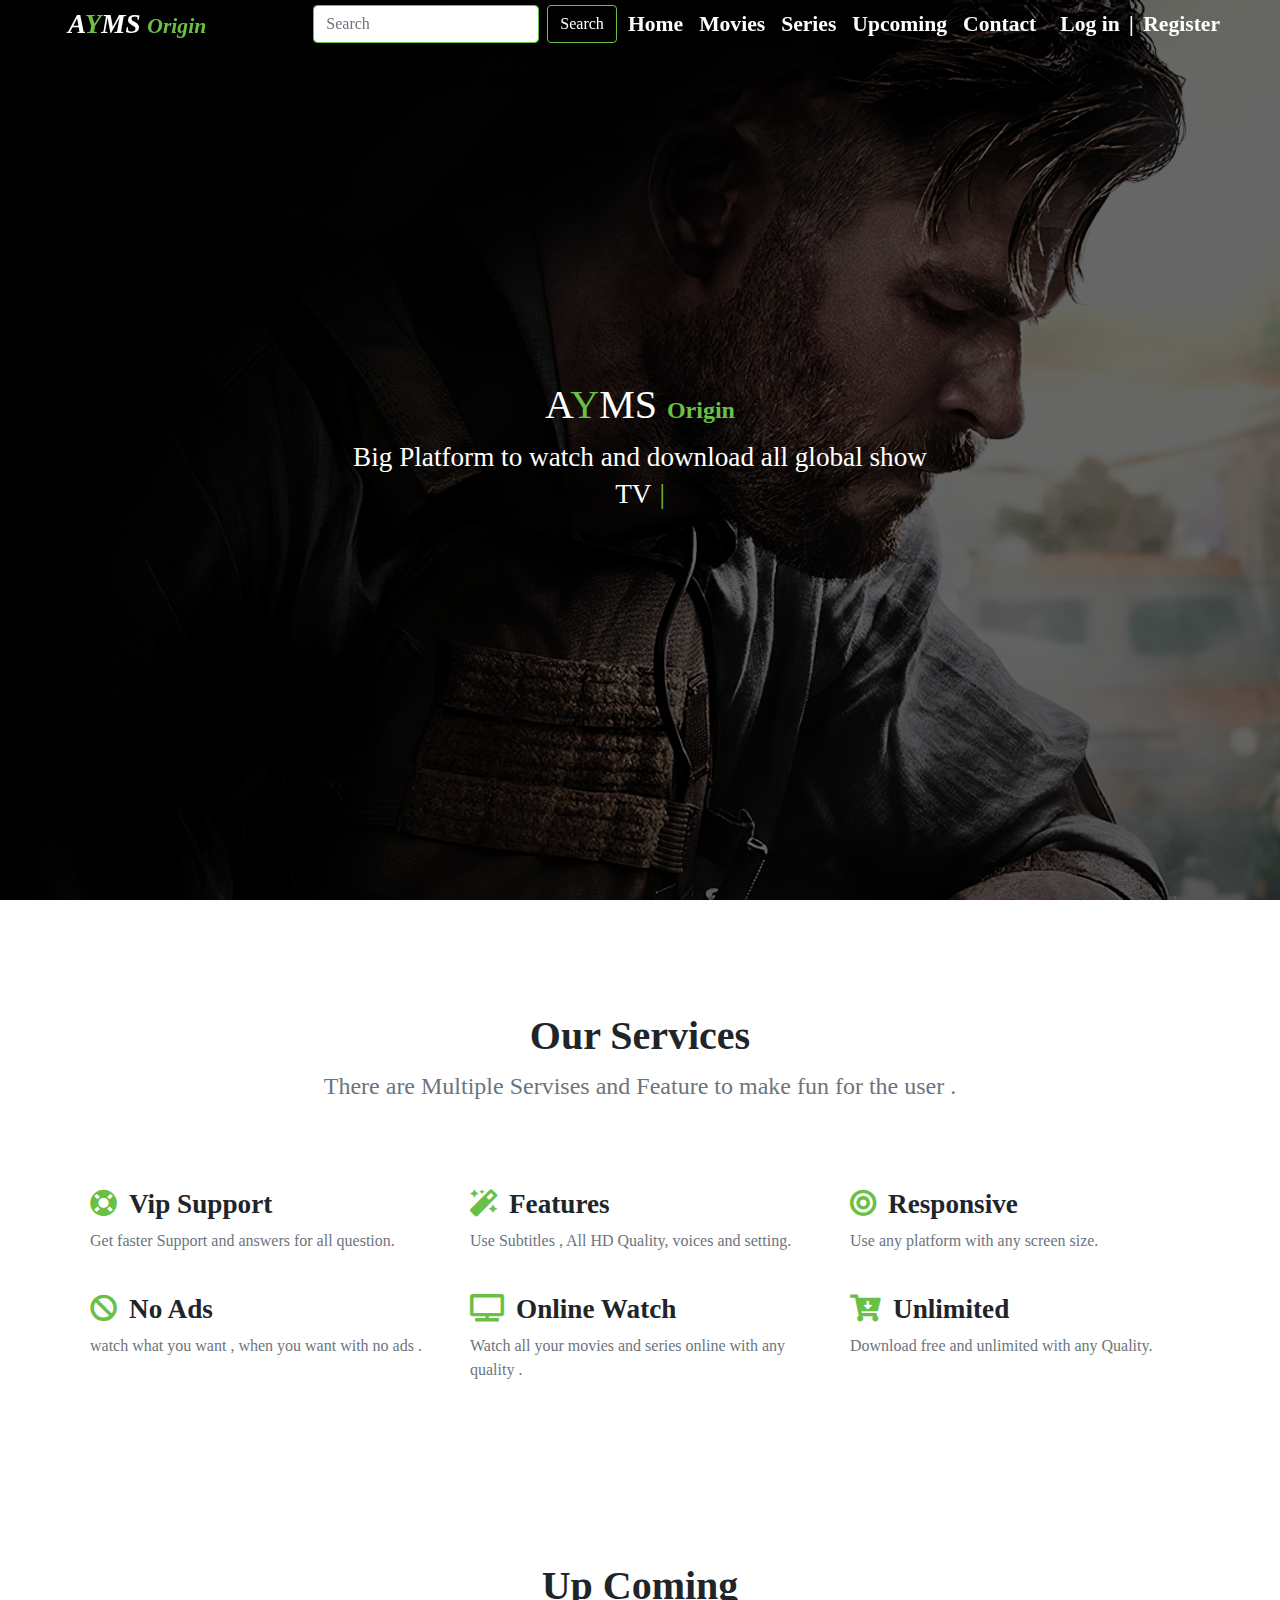
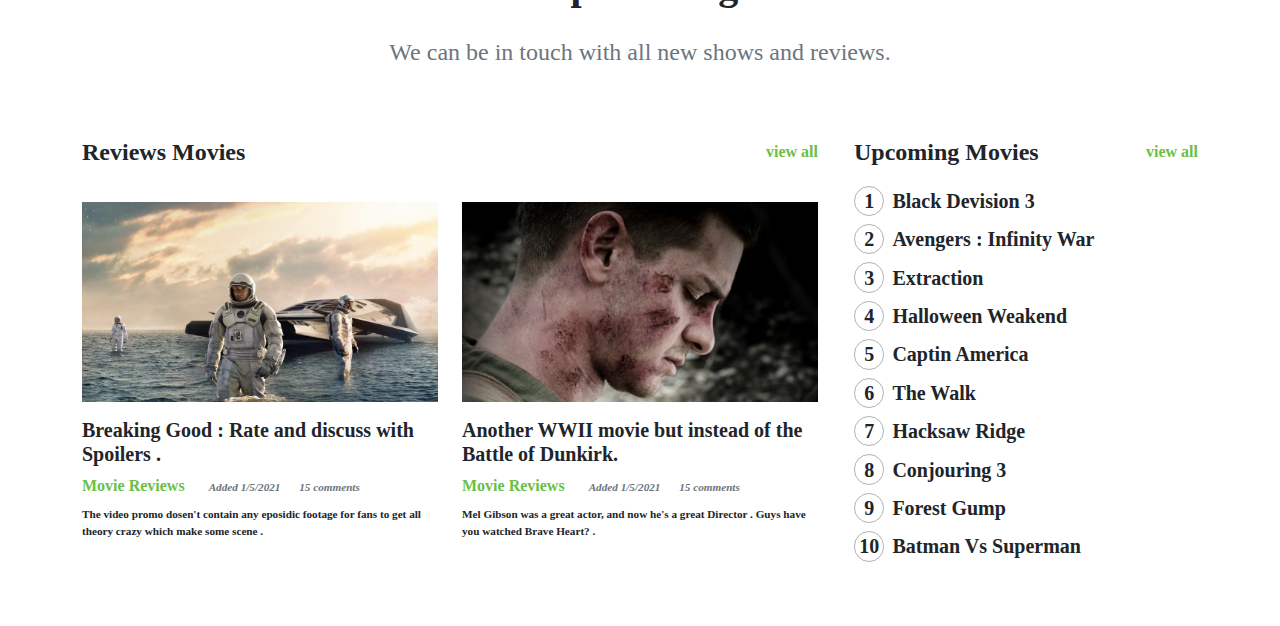
<file: index.html>
<!DOCTYPE html>
<html lang="en">

<head>
    <title>
        AYM

    </title>

    <link rel="stylesheet" href="resources/css/bootstrap.min.css">
    <link rel="stylesheet" href="resources/css/all.min.css">
    <link rel="stylesheet" href="resources/css/style.css">
    <script src="resources/js/popper.min.js"></script>
    <script src="resources/js/bootstrap.min.js"></script>

</head>

<body>

    <Section id="home" class="home-body vh-100">

        <div class="layer d-flex align-items-center ">
            <header>
                <nav class="fixed-top navbar navbar-expand-lg text-white bg-transparent p-0 ">
                    <div class="container-fluid">

                        <a class="  px-xl-5 fs-mine-1 text-white fst-italic fw-bold ms-2 " href="#">
                    A<span class="text-mine fs-mine-1">Y</span>MS  <span class="text-mine fs-mine">Origin</span></a>

                        <button class="navbar-toggler navbar-dark " type="button" data-bs-toggle="collapse" data-bs-target="#navbarSupportedContent" aria-controls="navbarSupportedContent" aria-expanded="false" aria-label="Toggle navigation">
                <span class="navbar-toggler-icon  "></span>
              </button>


                        <div class="collapse navbar-collapse  px-xl-5  my-0 " id="navbarSupportedContent">
                            <div class="m-auto">
                                <form class="d-flex  ">
                                    <input class="form-control mx-2  border-mine" type="search" placeholder="Search" aria-label="Search">
                                    <button class="btn-custom btn  border-mine text-white  " type="submit">Search</button>
                                </form>
                            </div>
                            <div class="mb-2 mb-lg-0 me-3">
                                <ul class="navbar-nav fw-bold fs-mine fc-light">
                                    <li class="nav-item ">
                                        <a class="nav-link text-white active" aria-current="page" href="#">Home</a>
                                    </li>
                                    <li class="nav-item">
                                        <a class="nav-link text-white" href="#">Movies</a>
                                    </li>

                                    <li class="nav-item">
                                        <a class="nav-link text-white" href="#">Series</a>
                                    </li>
                                    <li class="nav-item">
                                        <a class="nav-link text-white" href="#">Upcoming</a>
                                    </li>
                                    <li class="nav-item">
                                        <a class="nav-link text-white" href="#">Contact</a>
                                    </li>
                                </ul>
                            </div>

                            <div class=" fw-bold fs-mine nav-item">
                                <span><a class="text-white" href="#">Log in</a></span>
                                <span class="p-1">|</span>
                                <span><a class="text-white " href="# ">Register</a></span></span>
                            </div>
                        </div>
                    </div>
                </nav>

            </header>


            <div class="content container">
                <div class="text-center text-white  ">
                    <h1> A<span class="text-mine">Y</span>MS <span class="text-mine h4 fw-bold">Origin</span></a>
                    </h1>
                    <p class=" fs-mine-1 w-75 m-auto">Big Platform to watch and download all global show</p>
                    <h3 class="fs-mine-1">TV</h3>
                </div>
            </div>

        </div>


    </Section>


    <section id="services" class="py-5 ">
        <div class="container my-5">

            <div class="text-center mb-4 py-3">
                <h1 class="fw-bold">Our Services</h1>
                <p class="mb-4 fs-4 text-muted">There are Multiple Servises and Feature to make fun for the user .</p>
            </div>
            <div class="row ">
                <div class="col-md-4">
                    <div class="service-item p-2  my-2">

                        <i class="fas fs-mine-1 text-mine fa-life-ring"></i> <span class="fs-mine-1 ms-2 fw-bold ">Vip Support</span>
                        <p class="text-muted my-1">Get faster Support and answers for all question.</p>


                    </div>
                </div>

                <div class="col-md-4">
                    <div class="service-item p-2  my-2">
                        <div class="head">
                            <i class="fas fs-mine-1 fa-magic text-mine "></i> <span class="fs-mine-1 ms-2 fw-bold">Features</span>
                            <p class="text-muted my-1">Use Subtitles , All HD Quality, voices and setting.</p>
                        </div>

                    </div>
                </div>
                <div class="col-md-4">
                    <div class="service-item p-2 my-2">
                        <div class="head">
                            <i class="fas fa-bullseye text-mine fs-mine-1"></i> <span class="fs-mine-1 ms-2 fw-bold">Responsive</span>
                            <p class="text-muted my-1">Use any platform with any screen size.</p>
                        </div>

                    </div>
                </div>
                <div class="col-md-4">
                    <div class="service-item p-2  my-2">
                        <div class="head">
                            <i class="fas fa-ban fs-mine-1 text-mine"></i> <span class="fs-mine-1 ms-2 fw-bold">No Ads</span>
                            <p class="text-muted my-1">watch what you want , when you want with no ads .</p>
                        </div>
                    </div>
                </div>
                <div class="col-md-4">
                    <div class="service-item p-2  my-2">
                        <div class="head">
                            <i class="fas fa-tv fs-mine-1 text-mine"></i> <span class="fs-mine-1 ms-2 fw-bold">Online Watch</span>
                            <p class="text-muted my-1">Watch all your movies and series online with any quality .</p>
                        </div>
                    </div>
                </div>
                <div class="col-md-4">
                    <div class="service-item p-2  my-2">
                        <div class="head">
                            <i class="fas fa-cart-arrow-down fs-mine-1 text-mine"></i> <span class="fs-mine-1 ms-2 fw-bold">Unlimited </span>
                            <p class="text-muted my-1">Download free and unlimited with any Quality.</p>
                        </div>
                    </div>
                </div>
            </div>

        </div>
    </section>

    <section id="upcoming " class="py-5 ">

        <div class="text-center mb-4 py-3">
            <h1 class="fw-bold">Up Coming </h1>
            <p class="my-4 fs-4 text-muted">We can be in touch with all new shows and reviews.</p>
        </div>

        <div class="container ">
            <div class="row">

                <div class="col-md-8">
                    <div class="reviews">
                        <div class="heade mb-3 d-flex justify-content-between align-items-center">
                            <span class="fs-4 fw-bold title ">Reviews Movies</span>
                            <span class="fw-bold  "><a class="text-mine fw-bold" href="#">view all</a></span>
                        </div>


                        <div class="row">

                            <div class="col-md-6">

                                <div class="item  ">

                                    <img src="resources/images/wp1817978.jpg" class="w-100 my-3" alt="">

                                    <h5 class=" fw-bold title ">Breaking Good : Rate and discuss with Spoilers .</h5>

                                    <span class="text-mine fs-6 fw-bold me-1"> Movie Reviews </span>
                                    <span class="text-muted fs-7 fw-bold mx-3"> <i>Added 1/5/2021</i> </span>
                                    <span class="text-muted fs-7 fw-bold "> <i>15 comments</i> </span>
                                    <p class="fs-7 fw-bold my-2">The video promo dosen't contain any eposidic footage for fans to get all theory crazy which make some scene .</p>
                                </div>

                            </div>
                            <div class="col-md-6 ">

                                <div class="item">
                                    <img src="resources/images/803168.jpg" class="w-100 my-3" alt="">

                                    <h5 class=" fw-bold title  ">Another WWII movie but instead of the Battle of Dunkirk.</h5>
                                    <span class="text-mine fs-6 fw-bold me-1"> Movie Reviews </span>
                                    <span class="text-muted fs-7 fw-bold mx-3"> <i>Added 1/5/2021</i> </span>
                                    <span class="text-muted fs-7 fw-bold "> <i>15 comments</i> </span>

                                    <p class="fs-7 fw-bold my-2">Mel Gibson was a great actor, and now he's a great Director . Guys have you watched Brave Heart? .</p>
                                </div>

                            </div>

                        </div>


                    </div>
                </div>

                <div class=" col-md-4 ps-4">
                    <div class="upcoming">
                        <div class="heade  d-flex justify-content-between align-items-center mb-3">
                            <span class="fs-4 fw-bold title ">Upcoming Movies</span>
                            <span class="fw-bold  "><a class="text-mine fw-bold" href="#">view all</a></span>
                        </div>

                        <ul class="list-unstyled fs-5 ">
                            <li class=" d-flex align-items-center mt-2">
                                <div class="number d-flex justify-content-center align-items-center rounded-circle fw-bold">1</div>
                                <div class="px-2 fw-bold upcoming-title "> Black Devision 3 </div>
                            </li>
                            <li class=" d-flex align-items-center mt-2">
                                <div class="number d-flex justify-content-center align-items-center rounded-circle fw-bold">2</div>
                                <div class="px-2 fw-bold upcoming-title"> Avengers : Infinity War </div>
                            </li>
                            <li class=" d-flex align-items-center mt-2">
                                <div class="number d-flex justify-content-center align-items-center rounded-circle fw-bold">3</div>
                                <div class="px-2 fw-bold upcoming-title"> Extraction </div>
                            </li>
                            <li class=" d-flex align-items-center mt-2">
                                <div class="number d-flex justify-content-center align-items-center rounded-circle fw-bold">4</div>
                                <div class="px-2 fw-bold upcoming-title"> Halloween Weakend </div>
                            </li>
                            <li class=" d-flex align-items-center mt-2">
                                <div class="number d-flex justify-content-center align-items-center rounded-circle fw-bold">5</div>
                                <div class="px-2 fw-bold upcoming-title"> Captin America</div>
                            </li>
                            <li class=" d-flex align-items-center mt-2">
                                <div class="number d-flex justify-content-center align-items-center rounded-circle fw-bold">6</div>
                                <div class="px-2 fw-bold upcoming-title"> The Walk </div>
                            </li>
                            <li class=" d-flex align-items-center mt-2">
                                <div class="number d-flex justify-content-center align-items-center rounded-circle fw-bold">7</div>
                                <div class="px-2 fw-bold upcoming-title"> Hacksaw Ridge </div>
                            </li>
                            <li class=" d-flex align-items-center mt-2">
                                <div class="number d-flex justify-content-center align-items-center rounded-circle fw-bold">8</div>
                                <div class="px-2 fw-bold upcoming-title"> Conjouring 3 </div>
                            </li>
                            <li class=" d-flex align-items-center mt-2">
                                <div class="number d-flex justify-content-center align-items-center rounded-circle fw-bold">9</div>
                                <div class="px-2 fw-bold upcoming-title"> Forest Gump </div>
                            </li>
                            <li class=" d-flex align-items-center mt-2">
                                <div class="number d-flex justify-content-center align-items-center rounded-circle fw-bold">10</div>
                                <div class="px-2 fw-bold upcoming-title"> Batman Vs Superman </div>
                            </li>

                        </ul>
                    </div>

                </div>

            </div>
        </div>

    </section>

    <script src="resources/js/main.js "></script>
</body>

</html>
</file>
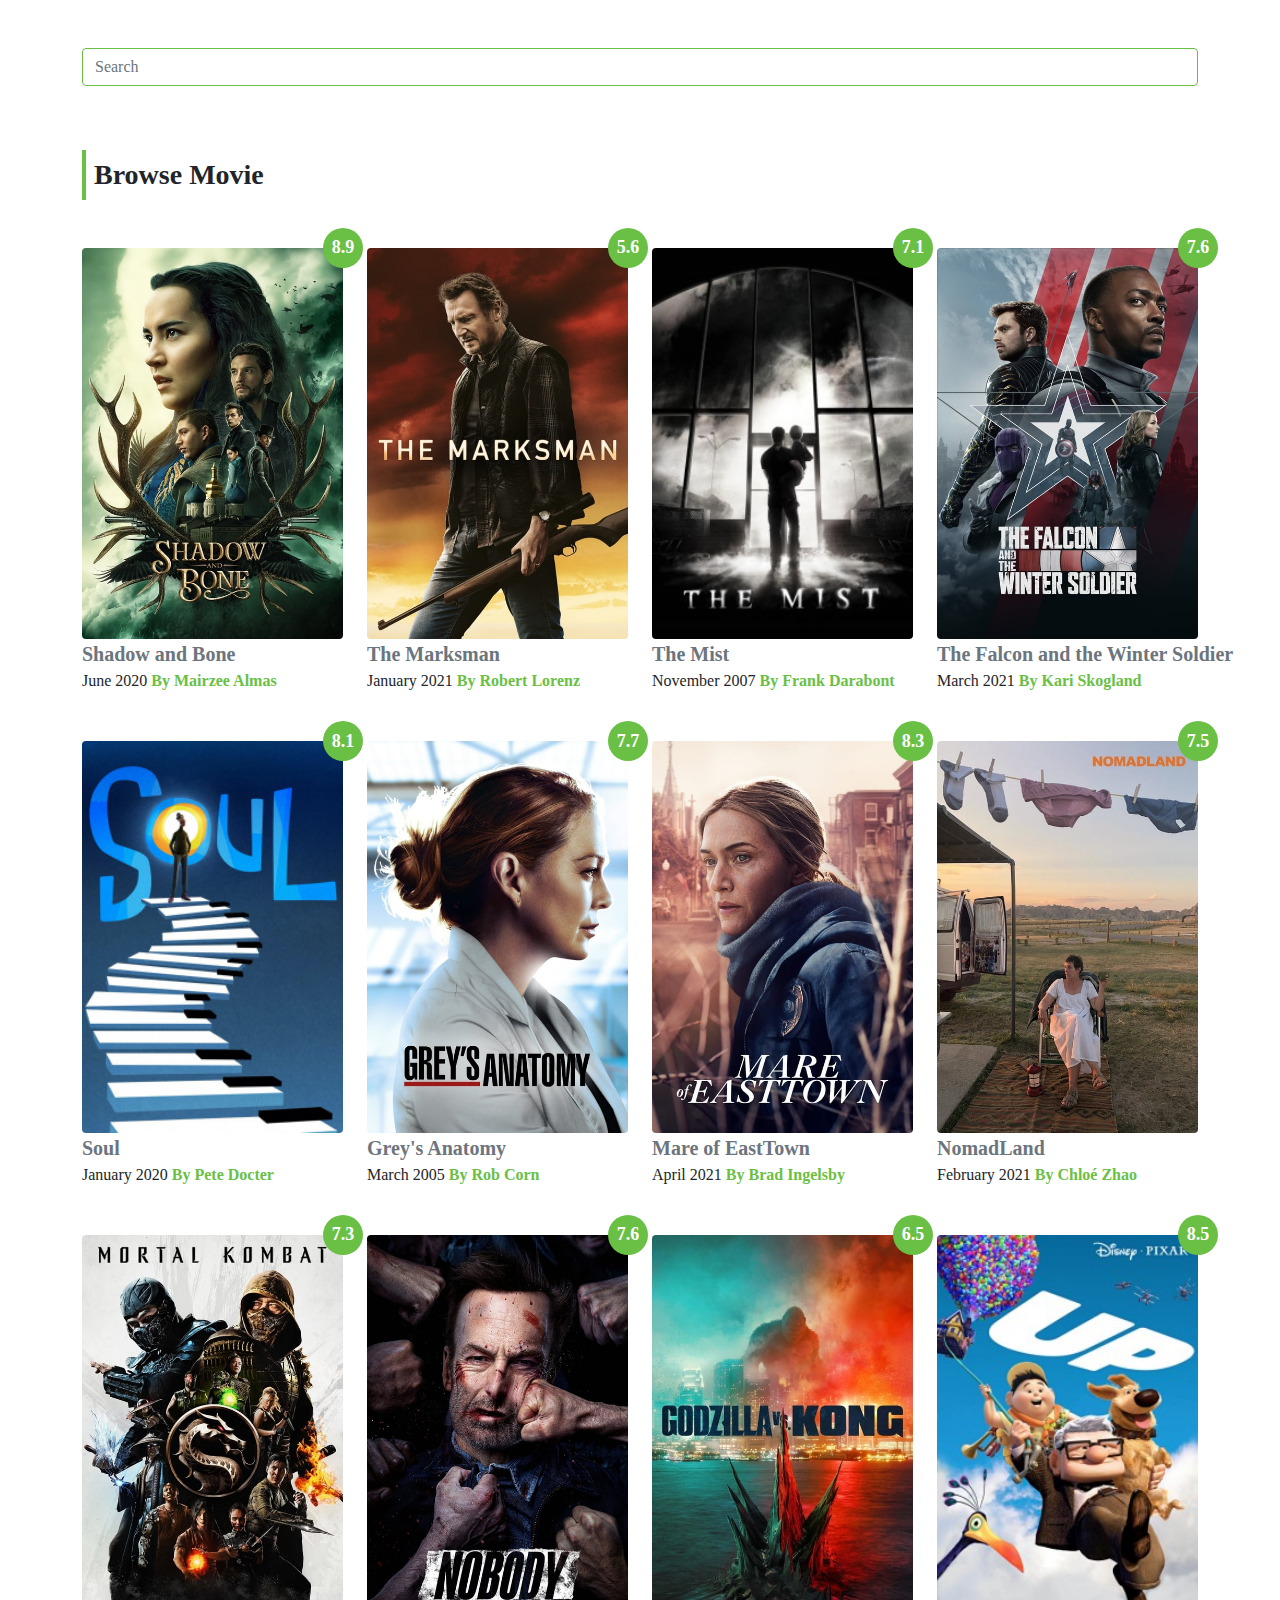
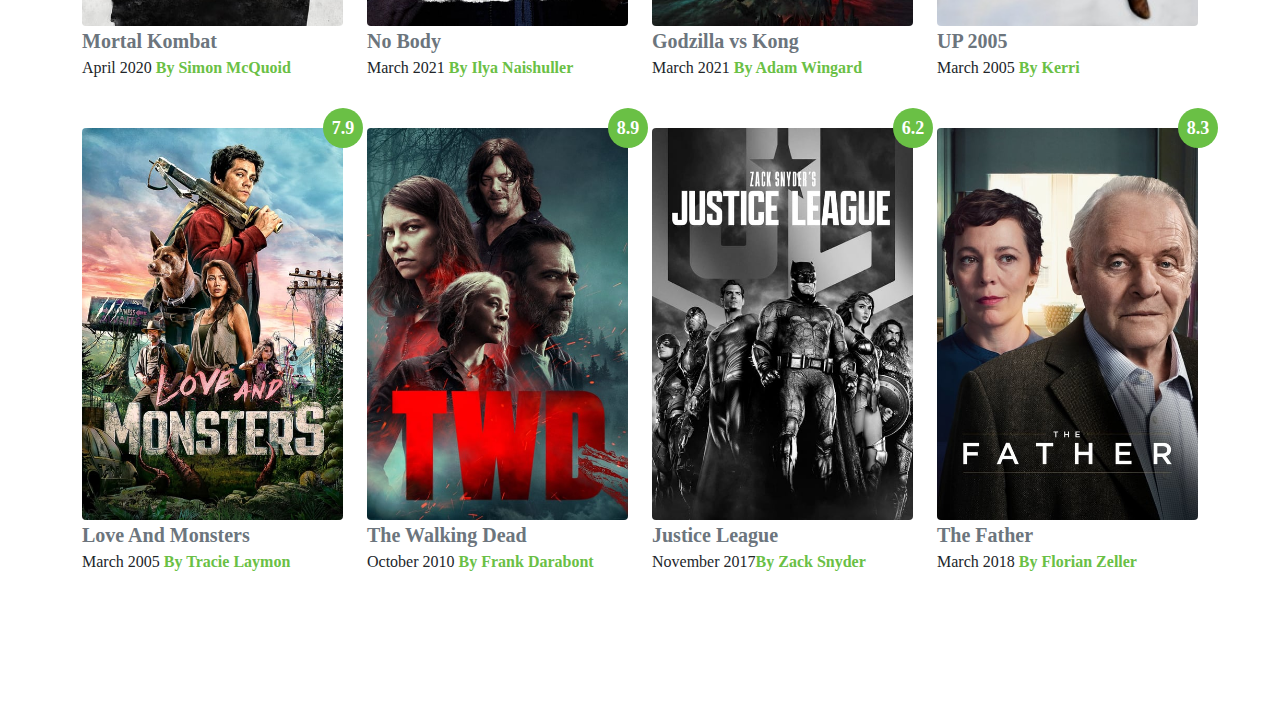
<file: movies.html>
<!DOCTYPE html>
<html>

<head>

    <title>AYM Movies</title>

    <link rel="stylesheet" href="resources/css/bootstrap.min.css">
    <link rel="stylesheet" href="resources/css/style.css">
    <script src="resources/js/popper.min.js"></script>
    <script src="resources/js/bootstrap.min.js"></script>


</head>

<body>


    <section id="movielist" class="py-5">

        <div class="container">


            <div class="row">
                <form>
                    <input class="form-control border-mine" type="search" placeholder="Search" aria-label="Search">
                </form>
            </div>


        </div>

        <div class="container  py-5">

            <div class="py-3">
                <h3 class=" border-start  border-mine border-4  p-2 fw-bolder">Browse Movie</h3>
            </div>
            <!--Row 1-->
            <div class="row my-3">
                <!--Movie1-->
                <div class="col-lg-3 col-md-4 my-2">
                    <div class="mv-item ">
                        <div class=" mv-details ">
                            <img class="w-100 rounded" src="resources/images/mv1.jpg" alt=" Shadow and Bone">
                            <div class="caption rounded text-white d-flex justify-content-evenly flex-column  align-items-center ">
                                <h3>Fantasy <br> Action</h3>
                                <button class="btn bg-mine text-white fw-bold px-3"> View Details</button>
                            </div>

                        </div>
                        <div class="imdb">
                            8.9
                        </div>
                        <div>

                            <a href="#" class=" text-nowrap  my-1 text-muted fw-bold fs-5">Shadow and Bone</a>

                            <p>June 2020 <span class="text-mine fw-bolder">By Mairzee Almas</span></p>
                        </div>
                    </div>
                </div>
                <!--Movie2-->
                <div class="col-lg-3 col-md-4 my-2">
                    <div class="mv-item ">
                        <div class=" mv-details overflow-hidden">
                            <img class="w-100 rounded" src="resources/images/mv3.jpg" alt="The Marksman">
                            <div class="caption rounded text-white d-flex justify-content-evenly flex-column  align-items-center ">
                                <h3>Drama <br> Action</h3>
                                <button class="btn bg-mine text-white fw-bold px-3"> View Details</button>
                            </div>
                        </div>
                        <div class="imdb">
                            5.6
                        </div>
                        <div>
                            <a href="#" class=" text-nowrap  my-1 text-muted fw-bold fs-5">The Marksman</a>

                            <p>January 2021 <span class="text-mine fw-bolder">By Robert Lorenz</span></p>
                        </div>
                    </div>
                </div>
                <!--Movie3-->
                <div class="col-lg-3 col-md-4 my-2">
                    <div class="mv-item">
                        <div class=" mv-details ">
                            <img class="w-100 rounded" src="resources/images/mv4.jpg" alt="The Mist">
                            <div class="caption rounded text-white d-flex justify-content-evenly flex-column  align-items-center ">
                                <h3>Horror <br> Drama</h3>
                                <button class="btn bg-mine text-white fw-bold px-3"> View Details</button>
                            </div>
                        </div>
                        <div class="imdb">
                            7.1
                        </div>
                        <div>
                            <a href="#" class=" text-nowrap  my-1 text-muted fw-bold fs-5">The Mist</a>

                            <p>November 2007 <span class="text-mine fw-bolder">By Frank Darabont</span></p>
                        </div>
                    </div>
                </div>
                <!--Movie4-->
                <div class="col-lg-3 col-md-4 my-2">
                    <div class="mv-item">
                        <div class=" mv-details ">
                            <img class="w-100 rounded" src="resources/images/mv2.jpg" alt="The Falcon and the Winter Soldier">
                            <div class="caption rounded text-white d-flex justify-content-evenly flex-column  align-items-center ">
                                <h3>Fantasy <br> Action</h3>
                                <button class="btn bg-mine text-white fw-bold px-3"> View Details</button>
                            </div>
                        </div>
                        <div class="imdb">
                            7.6
                        </div>
                        <div>

                            <a href="#" class=" text-nowrap  my-1 text-muted fw-bold fs-5">The Falcon and the Winter Soldier</a>

                            <p>March 2021 <span class="text-mine fw-bolder">By Kari Skogland</span></p>
                        </div>
                    </div>
                </div>
            </div>

            <!--Row 2-->
            <div class="row my-3">
                <!--Movie1-->
                <div class="col-lg-3 col-md-4 my-2">
                    <div class="mv-item">
                        <div class="mv-details ">
                            <img class="w-100 rounded" src="resources/images/mv22.jpg" alt="Soul">
                            <div class="caption  rounded text-white d-flex justify-content-evenly flex-column  align-items-center ">
                                <h3>Drama<br>Animation</h3>
                                <button class="btn bg-mine text-white fw-bold px-3"> View Details</button>
                            </div>
                        </div>
                        <div class="imdb">
                            8.1
                        </div>
                        <div>

                            <a href="#" class=" text-nowrap  my-1 text-muted fw-bold fs-5">Soul</a>

                            <p>January 2020 <span class="text-mine fw-bolder">By Pete Docter</span></p>
                        </div>
                    </div>
                </div>
                <!--Movie2-->
                <div class="col-lg-3 col-md-4 my-2">
                    <div class="mv-item">
                        <div class=" mv-details ">
                            <img class="w-100 rounded" src="resources/images/mv6.jpg" alt="Grey's Anatomy">
                            <div class="caption rounded text-white d-flex justify-content-evenly flex-column  align-items-center ">
                                <h3>Drama <br> Romance</h3>
                                <button class="btn bg-mine text-white fw-bold px-3"> View Details</button>
                            </div>
                        </div>
                        <div class="imdb">
                            7.7
                        </div>
                        <div>
                            <a href="#" class=" text-nowrap  my-1 text-muted fw-bold fs-5">Grey's Anatomy</a>

                            <p>March 2005 <span class="text-mine fw-bolder">By Rob Corn</span></p>
                        </div>
                    </div>
                </div>
                <!--Movie3-->
                <div class="col-lg-3 col-md-4 my-2">
                    <div class="mv-item">
                        <div class=" mv-details ">
                            <img class="w-100 rounded" src="resources/images/mv7.jpg" alt="Mare of EastTown">
                            <div class="caption rounded text-white d-flex justify-content-evenly flex-column  align-items-center ">
                                <h3>Family <br> Drama</h3>
                                <button class="btn bg-mine text-white fw-bold px-3"> View Details</button>
                            </div>
                        </div>
                        <div class="imdb">
                            8.3
                        </div>
                        <div>
                            <a href="#" class=" text-nowrap  my-1 text-muted fw-bold fs-5">Mare of EastTown</a>

                            <p>April 2021 <span class="text-mine fw-bolder">By Brad Ingelsby</span></p>
                        </div>
                    </div>
                </div>
                <!--Movie4-->
                <div class="col-lg-3 col-md-4 my-2">
                    <div class="mv-item">
                        <div class=" mv-details ">
                            <img class="w-100 rounded" src="resources/images/mv8.jpg" alt="NomadLand">
                            <div class="caption rounded text-white d-flex justify-content-evenly flex-column  align-items-center ">
                                <h3>Drama <br> Biography</h3>
                                <button class="btn bg-mine text-white fw-bold px-3"> View Details</button>
                            </div>
                        </div>
                        <div class="imdb">
                            7.5
                        </div>
                        <div>

                            <a href="#" class=" text-nowrap  my-1 text-muted fw-bold fs-5">NomadLand</a>

                            <p>February 2021 <span class="text-mine fw-bolder">By Chloé Zhao</span></p>
                        </div>
                    </div>
                </div>
            </div>

            <!--Row 3-->
            <div class="row my-3">
                <!--Movie1-->
                <div class="col-lg-3 col-md-4 my-2">
                    <div class="mv-item">
                        <div class=" mv-details  ">
                            <img class="w-100 rounded" src="resources/images/mv9.jpg" alt="Mortal Kombat">
                            <div class="caption rounded text-white d-flex justify-content-evenly flex-column  align-items-center ">
                                <h3>Fantasy <br> Action</h3>
                                <button class="btn bg-mine text-white fw-bold px-3"> View Details</button>
                            </div>
                        </div>
                        <div class="imdb">
                            7.3
                        </div>
                        <div>

                            <a href="#" class=" text-nowrap  my-1 text-muted fw-bold fs-5">Mortal Kombat</a>

                            <p>April 2020 <span class="text-mine fw-bolder">By Simon McQuoid</span></p>
                        </div>
                    </div>
                </div>
                <!--Movie2-->
                <div class="col-lg-3 col-md-4 my-2">
                    <div class="mv-item">
                        <div class="mv-details ">
                            <img class="w-100 rounded" src="resources/images/mv10.jpg" alt="No Body">
                            <div class="caption rounded text-white d-flex justify-content-evenly flex-column  align-items-center ">
                                <h3>Crime <br> Action</h3>
                                <button class="btn bg-mine text-white fw-bold px-3"> View Details</button>
                            </div>
                        </div>
                        <div class="imdb">
                            7.6
                        </div>
                        <div>
                            <a href="#" class=" text-nowrap  my-1 text-muted fw-bold fs-5">No Body</a>

                            <p>March 2021 <span class="text-mine fw-bolder">By Ilya Naishuller</span></p>
                        </div>
                    </div>
                </div>
                <!--Movie3-->
                <div class="col-lg-3 col-md-4 my-2">
                    <div class="mv-item">
                        <div class=" mv-details ">
                            <img class="w-100 rounded" src="resources/images/mv11.jpg" alt="Godzilla vs Kong">
                            <div class="caption rounded text-white d-flex justify-content-evenly flex-column  align-items-center ">
                                <h3>Horror <br> Adventure</h3>
                                <button class="btn bg-mine text-white fw-bold px-3"> View Details</button>
                            </div>
                        </div>
                        <div class="imdb">
                            6.5
                        </div>
                        <div>
                            <a href="#" class=" text-nowrap  my-1 text-muted fw-bold fs-5">Godzilla vs Kong</a>

                            <p>March 2021 <span class="text-mine fw-bolder">By Adam Wingard</span></p>
                        </div>
                    </div>
                </div>
                <!--Movie4-->
                <div class="col-lg-3 col-md-4 my-2">
                    <div class="mv-item">
                        <div class=" mv-details ">
                            <img class="w-100 rounded" src="resources/images/mv23.jpg" alt="The Mist">
                            <div class="caption rounded text-white d-flex justify-content-evenly flex-column  align-items-center ">
                                <h3>Animation <br> Adventure</h3>
                                <button class="btn bg-mine text-white fw-bold px-3"> View Details</button>
                            </div>
                        </div>
                        <div class="imdb">
                            8.5
                        </div>
                        <div>

                            <a href="#" class=" text-nowrap  my-1 text-muted fw-bold fs-5">UP 2005</a>

                            <p>March 2005 <span class="text-mine fw-bolder">By Kerri</span></p>
                        </div>
                    </div>
                </div>
            </div>

            <!--Row 4-->
            <div class="row my-3">
                <!--Movie1-->
                <div class="col-lg-3 col-md-4 my-2">
                    <div class="mv-item">
                        <div class=" mv-details ">
                            <img class="w-100 rounded" src="resources/images/mv12.jpg" alt="UP 2005">
                            <div class="caption  rounded text-white d-flex justify-content-evenly flex-column  align-items-center ">
                                <h3>Drama<br>Animation</h3>
                                <button class="btn bg-mine text-white fw-bold px-3"> View Details</button>
                            </div>
                        </div>
                        <div class="imdb">
                            7.9
                        </div>
                        <div>

                            <a href="#" class=" text-nowrap  my-1 text-muted fw-bold fs-5">Love And Monsters</a>

                            <p>March 2005 <span class="text-mine fw-bolder">By Tracie Laymon</span></p>
                        </div>
                    </div>
                </div>
                <!--Movie2-->
                <div class="col-lg-3 col-md-4 my-2">
                    <div class="mv-item">
                        <div class="mv-details ">
                            <img class="w-100 rounded" src="resources/images/mv13.jpg" alt="The Walking Dead">
                            <div class="caption rounded text-white d-flex justify-content-evenly flex-column  align-items-center ">
                                <h3>MyStery <br> Action</h3>
                                <button class="btn bg-mine text-white fw-bold px-3"> View Details</button>
                            </div>
                        </div>
                        <div class="imdb">
                            8.9
                        </div>
                        <div>
                            <a href="#" class=" text-nowrap  my-1 text-muted fw-bold fs-5">The Walking Dead</a>

                            <p>October 2010 <span class="text-mine fw-bolder">By  Frank Darabont</span></p>
                        </div>
                    </div>
                </div>
                <!--Movie3-->
                <div class="col-lg-3 col-md-4 my-2">
                    <div class="mv-item">
                        <div class="mv-details ">
                            <img class="w-100 rounded" src="resources/images/mv14.jpg" alt="Justice League">
                            <div class="caption rounded text-white d-flex justify-content-evenly flex-column  align-items-center ">
                                <h3>Family <br> Crime</h3>
                                <button class="btn bg-mine text-white fw-bold px-3"> View Details</button>
                            </div>
                        </div>
                        <div class="imdb">
                            6.2
                        </div>
                        <div>
                            <a href="#" class=" text-nowrap  my-1 text-muted fw-bold fs-5">Justice League</a>

                            <p>November 2017<span class="text-mine fw-bolder">By Zack Snyder</span></p>
                        </div>
                    </div>
                </div>
                <!--Movie4-->
                <div class="col-lg-3 col-md-4 my-2">
                    <div class="mv-item">
                        <div class=" mv-details ">
                            <img class="w-100 rounded" src="resources/images/mv15.jpg" alt="The Father">
                            <div class="caption rounded text-white d-flex justify-content-evenly flex-column  align-items-center ">
                                <h3>Drama <br>Family</h3>
                                <button class="btn bg-mine text-white fw-bold px-3"> View Details</button>
                            </div>
                        </div>
                        <div class="imdb">
                            8.3
                        </div>
                        <div>

                            <a href="#" class=" text-nowrap  my-1 text-muted fw-bold fs-5">The Father</a>

                            <p>March 2018 <span class="text-mine fw-bolder">By  Florian Zeller</span></p>
                        </div>
                    </div>
                </div>
            </div>
        </div>

    </section>


</body>

</html>
</file>
<file: resources/css/style.css>
* {
    font-family: segoe ui light;
    margin: 0;
    padding: 0;
}

a {
    text-decoration: none;
}

.w-40 {
    width: 40%;
}

.fs-mine {
    font-size: 1.35rem;
}

.fs-mine-1 {
    font-size: 1.7rem;
}

.fs-7 {
    font-size: .7rem;
}

.text-mine {
    color: #6ac045;
}

.bg-mine {
    background-color: #6ac045;
}

.border-mine {
    border-color: #6ac045 !important;
}

.bg-nav {
    background-color: rgba(0, 0, 0, .1);
}

.navbar-toggler {
    border-color: white !important;
}


/***************************/

.home-body {
    background-image: url(../images/slider/slide2.jpg);
    background-size: cover;
}

.layer {
    background: rgba(0, 0, 0, .6);
    height: 100vh;
}

.content h3:after {
    content: "|";
    font-size: 1.7rem;
    color: #6ac045;
    margin-left: .5rem;
    animation: type 6s infinite;
    -webkit-animation: type 6s infinite;
}

@keyframes type {
    0% {
        content: "M |";
    }
    4% {
        content: "Mo |";
    }
    8% {
        content: "Mov |";
    }
    12% {
        content: "Movi |";
    }
    16% {
        content: "Movie |";
    }
    20% {
        content: "Movies |";
    }
    24% {
        content: "Movie |";
    }
    28% {
        content: "Movi |";
    }
    32% {
        content: "Mov |";
    }
    34% {
        content: "Mo |";
    }
    38% {
        content: "M|";
    }
    42% {
        content: "|";
    }
    46% {
        content: "S |";
    }
    50% {
        content: "Se |";
    }
    54% {
        content: "Ser |";
    }
    60% {
        content: "Seri |";
    }
    64% {
        content: "Serie |";
    }
    68% {
        content: "Series |";
    }
    73% {
        content: "Serie |";
    }
    78% {
        content: "Seri |";
    }
    84% {
        content: "Ser |";
    }
    90% {
        content: "Se |";
    }
    96% {
        content: "S |";
    }
    100% {
        content: "|";
    }
}


/********************Service Section**************************/

.service-item {
    transition: box-shadow .8s;
    -webkit-transition: box-shadow .8s;
    -moz-transition: box-shadow .8s;
    -ms-transition: box-shadow .8s;
    -o-transition: box-shadow .8s;
}

.service-item:hover {
    box-shadow: 5px 5px 5px rgba(0, 0, 0, .3);
}


/************************************************************/

.number {
    width: 1.9rem;
    height: 1.9rem;
    border: 1px solid rgba(0, 0, 0, .3);
}

.title {
    position: relative;
}


/* .title::after {
    content: "";
    width: 40%;
    height: .1rem;
    background: rgba(0, 0, 0, .2);
    position: absolute;
    top: 50%;
    left: 105%;
    transform: translateY(50%);
    -webkit-transform: translateY(50%);
    -moz-transform: translateY(50%);
    -ms-transform: translateY(50%);
    -o-transform: translateY(50%);
} */


/***********************************************************/

a,
.btn-custom,
.upcoming-title {
    transition: color .7s, border-color .5s;
    -webkit-transition: color .7s, border-color .5s;
    -moz-transition: color .7s, border-color .5s;
    -ms-transition: color .7s, border-color .5s;
    -o-transition: color .7s, border-color .5s;
}

a:hover,
.btn-custom:hover,
.upcoming-title:hover {
    color: #6ac045 !important;
}

.btn-custom:hover {
    border-color: white !important;
}

.mv-item,
.mv-details {
    position: relative;
}

.mv-details {
    overflow: hidden;
}

.caption {
    width: 100%;
    position: absolute;
    bottom: 0;
    top: 0;
    opacity: 0;
    background: rgba(0, 0, 0, .6);
    cursor: pointer;
    transition: opacity 1s;
    -webkit-transition: opacity 1s;
    -moz-transition: opacity 1s;
    -ms-transition: opacity 1s;
    -o-transition: opacity 1s;
}

.mv-details img {
    transition: transform .8s .5s;
    -webkit-transition: transform .8s .5s;
    -moz-transition: transform .8s .5s;
    -ms-transition: transform .8s .5s;
    -o-transition: transform .8s .5s;
}

.imdb {
    display: flex;
    justify-content: center;
    align-items: center;
    color: white;
    height: 40px;
    width: 40px;
    border-radius: 50%;
    font-size: large;
    font-weight: 900;
    background: #6ac045;
    position: absolute;
    top: 0;
    right: 0;
    transform: translate(50%, -50%);
    -webkit-transform: translate(50%, -50%);
    -moz-transform: translate(50%, -50%);
    -ms-transform: translate(50%, -50%);
    -o-transform: translate(50%, -50%);
    -webkit-border-radius: 50%;
    -moz-border-radius: 50%;
    -ms-border-radius: 50%;
    -o-border-radius: 50%;
}

.mv-details:hover .caption {
    opacity: 1;
}

.mv-details:hover img {
    transform: scale(1.07);
    -webkit-transform: scale(1.07);
    -moz-transform: scale(1.07);
    -ms-transform: scale(1.07);
    -o-transform: scale(1.07);
}
</file>
